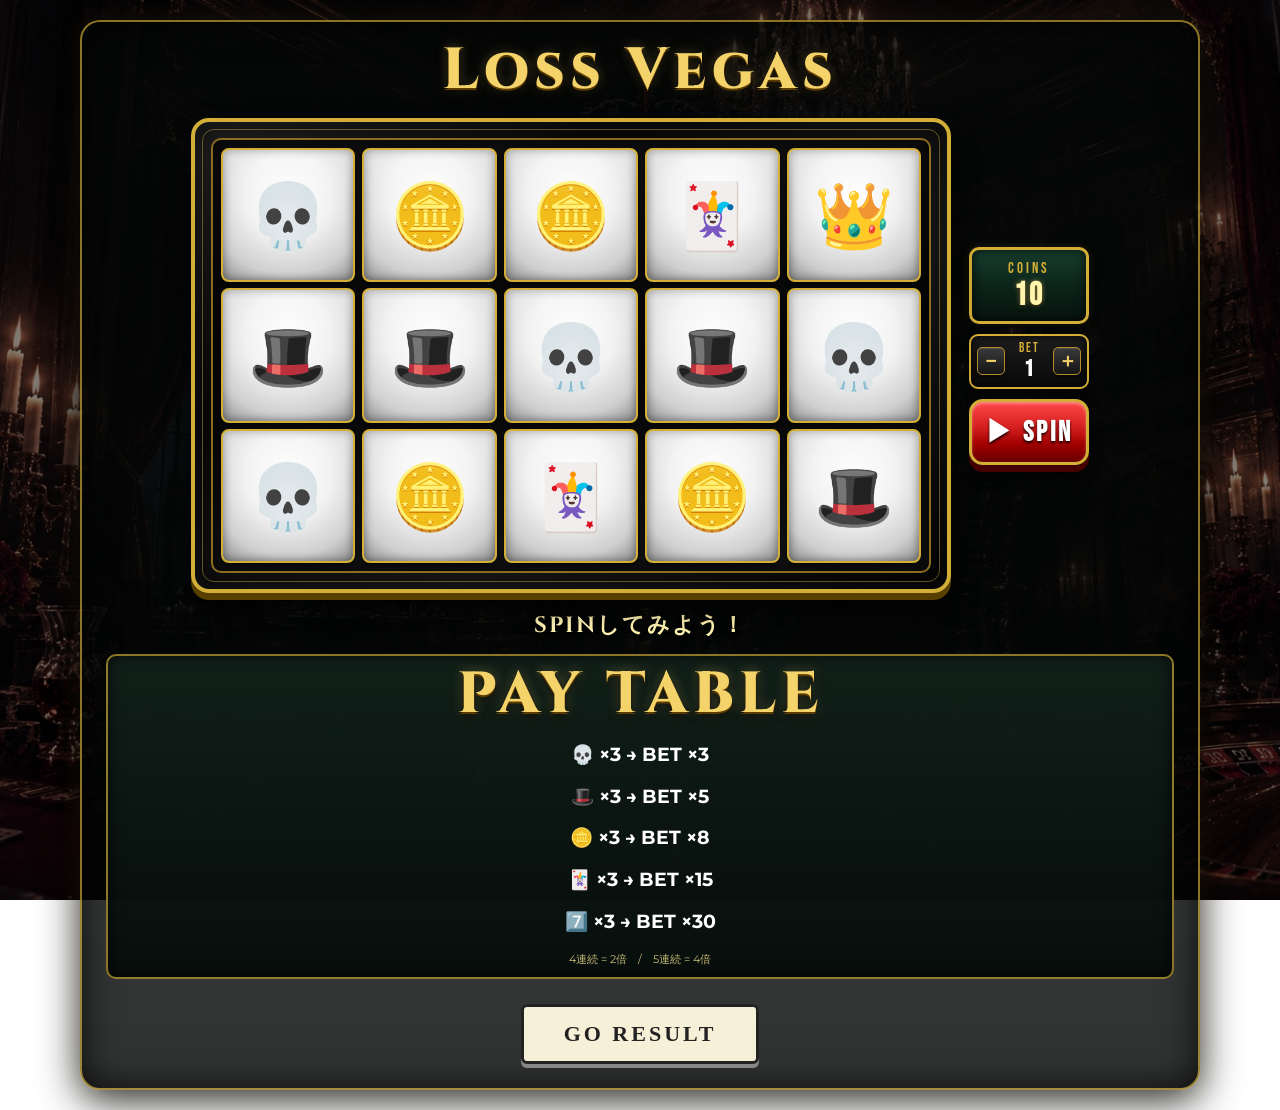
<file: index.html>
<!DOCTYPE html>
<html lang="ja">


<head>
    <meta charset="UTF-8">

    <meta name="viewport"
          content="width=device-width, initial-scale=1.0">

    <title>Festival Slot</title>

    <link rel="stylesheet" href="style.css">
    <link rel="preconnect" href="https://fonts.googleapis.com">
    <link rel="preconnect" href="https://fonts.gstatic.com" crossorigin>
    <link href="https://fonts.googleapis.com/css2?family=Bebas+Neue&family=Cinzel:wght@600;700;800&family=Montserrat:wght@500;600;700;800&display=swap" rel="stylesheet">
</head>

<body>

    <main class="game">

        <!-- =========================
             タイトル
        ========================== -->
        <h1>Loss Vegas</h1>


        <!-- =========================
             スロット ＋ 右側コントロール
        ========================== -->
        <section class="slotArea">

            <!-- スロット本体 -->
            <div class="slotMachine">

                <div class="reels">

                    <!-- 1列目 -->
                    <div class="reelColumn">
                        <div class="reel" id="reel1-1">💀</div>
                        <div class="reel" id="reel1-2">🎩</div>
                        <div class="reel" id="reel1-3">💀</div>
                    </div>

                    <!-- 2列目 -->
                    <div class="reelColumn">
                        <div class="reel" id="reel2-1">🪙</div>
                        <div class="reel" id="reel2-2">🎩</div>
                        <div class="reel" id="reel2-3">🪙</div>
                    </div>

                    <!-- 3列目 -->
                    <div class="reelColumn">
                        <div class="reel" id="reel3-1">🪙</div>
                        <div class="reel" id="reel3-2">💀</div>
                        <div class="reel" id="reel3-3">🃏</div>
                    </div>

                    <!-- 4列目 -->
                    <div class="reelColumn">
                        <div class="reel" id="reel4-1">🃏</div>
                        <div class="reel" id="reel4-2">🎩</div>
                        <div class="reel" id="reel4-3">🪙</div>
                    </div>

                    <!-- 5列目 -->
                    <div class="reelColumn">
                        <div class="reel" id="reel5-1">👑</div>
                        <div class="reel" id="reel5-2">💀</div>
                        <div class="reel" id="reel5-3">🎩</div>
                    </div>

                </div>


                <!-- 当たりライン表示 -->
                <svg
                    id="paylineLayer"
                    class="paylineLayer">
                </svg>

            </div>


            <!-- =========================
                 右側コントロール
            ========================== -->
            <div class="sideControl">


                <!-- COINS -->
                <div class="sideCoins">

                    <span>COINS</span>

                    <!-- JSが使うCOINS -->
                    <strong id="coins">50</strong>

                </div>


                <!-- BET -->
                <section class="betControls">

                    <button
                        id="betMinus"
                        type="button">
                        −
                    </button>


                    <div>

                        BET

                        <!-- 画面に表示するBET -->
                        <strong id="betControlValue">
                            3
                        </strong>

                        <!--
                            JS用のBET
                            画面には表示しない
                        -->
                        <span
                            id="bet"
                            style="display: none;">
                            3
                        </span>

                    </div>


                    <button
                        id="betPlus"
                        type="button">
                        ＋
                    </button>

                </section>


                <!-- SPIN -->
                <button
                    id="spinButton"
                    type="button">
                    ▶ SPIN
                </button>

            </div>

        </section>


        <!-- =========================
             結果表示
        ========================== -->
        <div
            id="result"
            class="result">
            SPINしてみよう！
        </div>


        <!-- =========================
             PAY TABLE
        ========================== -->
        <section class="payout">

            <h1>PAY TABLE</h1>

            <h3>💀 ×3 → BET ×3</h3>

            <h3>🎩 ×3 → BET ×5</h3>

            <h3>🪙 ×3 → BET ×8</h3>

            <h3>🃏 ×3 → BET ×15</h3>

            <h3>7️⃣ ×3 → BET ×30</h3>

            <small>
                4連続 = 2倍　/　5連続 = 4倍
            </small>

        </section>

    


    <!-- =========================
         JavaScript
    ========================== -->
        <script src="script.js"></script>



        <div class="result-area">
            <button id="go-result-button" onclick="goToResult()">
                GO RESULT
            </button>
        </div>
    </main>
</body>

</html>
</file>
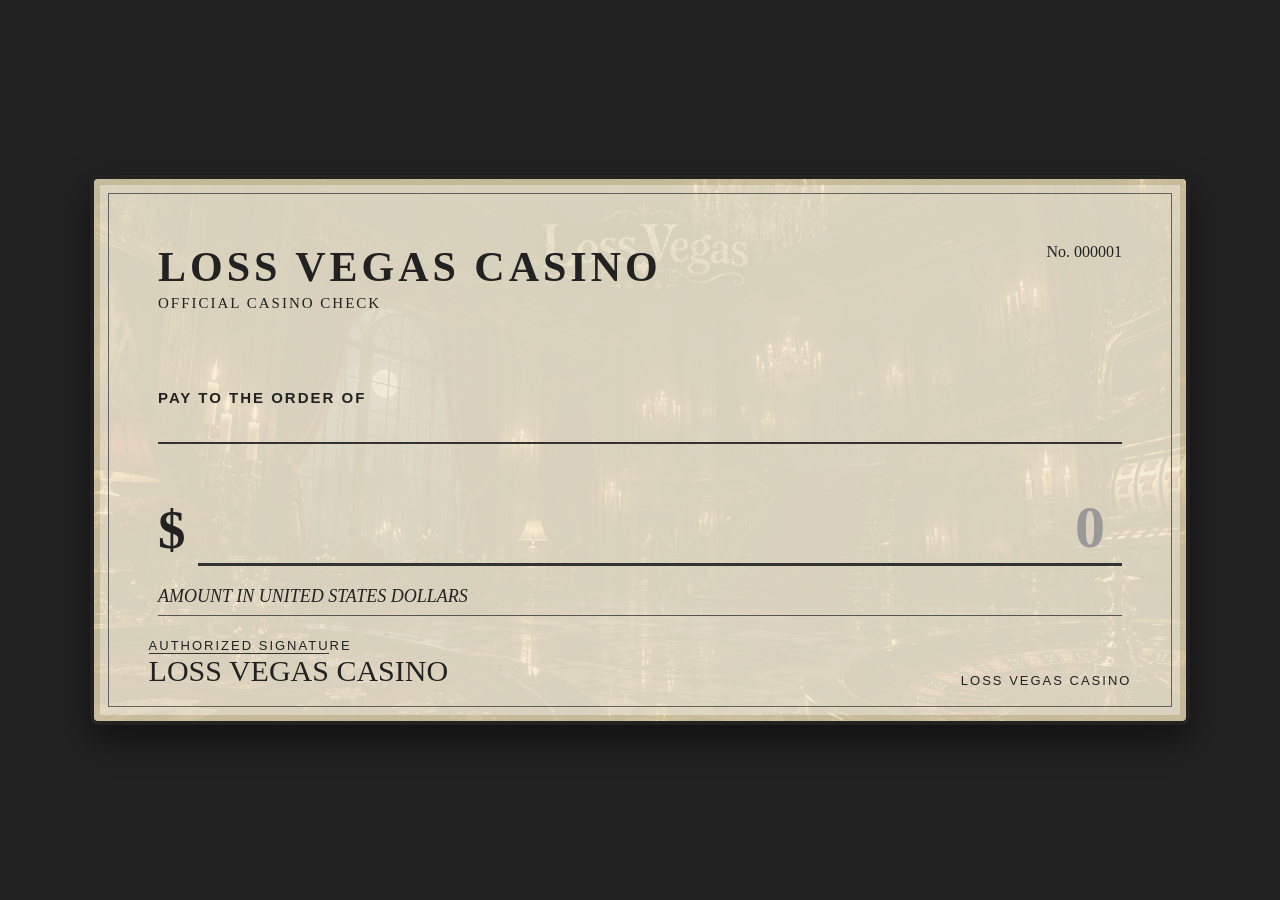
<file: check.html>
<!DOCTYPE html>
<html lang="ja">
<head>
<meta charset="UTF-8">
<meta name="viewport" content="width=device-width, initial-scale=1.0">

<title>Festival Check</title>

<style>

* {
  box-sizing: border-box;
}

body {
  margin: 0;
  min-height: 100vh;

  background: #222;

  display: flex;
  justify-content: center;
  align-items: center;

  font-family: Georgia, "Times New Roman", serif;
}


/* =========================
   小切手
========================= */

.check {

  width: min(94vw, 1100px);

  aspect-ratio: 2 / 1;

  position: relative;

  overflow: hidden;

  background: #f7f0d8;

  border: 4px solid #222;

  border-radius: 8px;

  box-shadow:
    0 15px 35px rgba(0,0,0,0.5),
    inset 0 0 0 6px #e1d5ae;

  padding: 5%;

  color: #222;
}


/* =========================
   bg.jpgを透かしで配置
========================= */

.check::before {

  content: "";

  position: absolute;

  inset: 0;

  background-image: url("bg.jpg");

  background-size: cover;

  background-position: center;

  background-repeat: no-repeat;

  opacity: 0.13;

  z-index: 0;

  pointer-events: none;
}


/* =========================
   小切手の枠
========================= */

.check::after {

  content: "";

  position: absolute;

  inset: 14px;

  border: 1px solid rgba(50,50,50,0.7);

  pointer-events: none;

  z-index: 3;
}


/* =========================
   全コンテンツを前面へ
========================= */

.check > * {

  position: relative;

  z-index: 2;
}


/* =========================
   ヘッダー
========================= */

.check-header {

  display: flex;

  justify-content: space-between;

  align-items: flex-start;
}

.title {

  font-size: clamp(20px, 4vw, 42px);

  font-weight: bold;

  letter-spacing: 4px;
}

.subtitle {

  font-size: clamp(9px, 1.5vw, 15px);

  letter-spacing: 2px;

  margin-top: 4px;
}

.number {

  text-align: right;

  font-size: clamp(10px, 1.6vw, 16px);
}


/* =========================
   支払先
========================= */

.pay-to {

  margin-top: 8%;
}

.label {

  font-family: Arial, sans-serif;

  font-size: clamp(9px, 1.5vw, 15px);

  font-weight: bold;

  letter-spacing: 2px;
}

.name-line {

  border-bottom: 2px solid #333;

  height: 35px;

  margin-top: 3px;
}


/* =========================
   金額
========================= */

.amount-area {

  margin-top: 5%;

  display: flex;

  align-items: center;

  gap: 12px;
}

.yen {

  font-size: clamp(24px, 5vw, 55px);

  font-weight: bold;
}

.amount-input {

  flex: 1;

  background: transparent;

  border: none;

  border-bottom: 3px solid #333;

  outline: none;

  font-family: Georgia, "Times New Roman", serif;

  font-size: clamp(25px, 5vw, 60px);

  font-weight: bold;

  text-align: right;

  color: #222;
}

.amount-input::placeholder {

  color: #999;
}


/* =========================
   金額の文字
========================= */

.amount-words {

  margin-top: 2%;

  border-bottom: 1px solid #555;

  height: 30px;

  font-size: clamp(10px, 1.7vw, 18px);

  font-style: italic;
}


/* =========================
   フッター
========================= */

.check-footer {

  position: absolute;

  left: 5%;

  right: 5%;

  bottom: 6%;

  display: flex;

  justify-content: space-between;

  align-items: end;
}

.signature {

  font-family: "Brush Script MT", cursive;

  font-size: clamp(16px, 3vw, 30px);
}

.signature-line {

  border-bottom: 1px solid #333;

  width: 180px;
}

.currency {

  font-family: Arial, sans-serif;

  font-size: clamp(8px, 1.2vw, 13px);

  letter-spacing: 2px;
}

</style>
</head>


<body>


<div class="check">


  <!-- ヘッダー -->

  <div class="check-header">

    <div>

      <div class="title">
        LOSS VEGAS CASINO
      </div>

      <div class="subtitle">
        OFFICIAL CASINO CHECK
      </div>

    </div>


    <div class="number">
      No. 000001
    </div>

  </div>


  <!-- 支払先 -->

  <div class="pay-to">

    <div class="label">
      PAY TO THE ORDER OF
    </div>

    <div class="name-line"></div>

  </div>


  <!-- 金額 -->

  <div class="amount-area">

    <div class="yen">
      $
    </div>

    <input
      class="amount-input"
      type="number"
      inputmode="numeric"
      placeholder="0"
      min="0"
    >

  </div>


  <!-- 金額説明 -->

  <div class="amount-words">
    AMOUNT IN UNITED STATES DOLLARS
  </div>


  <!-- フッター -->

  <div class="check-footer">

    <div>

      <div class="currency">
        AUTHORIZED SIGNATURE
      </div>

      <div class="signature-line"></div>

      <div class="signature">
        LOSS VEGAS CASINO
      </div>

    </div>


    <div class="currency">
      LOSS VEGAS CASINO
    </div>

  </div>


</div>
<script>
    const params = new URLSearchParams(window.location.search);
    const amount = params.get("amount");

    if (amount !== null) {
        document.querySelector(".amount-input").value = amount;
    }
</script>


</body>
</html>
</file>
<file: style.css>
/* =========================================================
   FESTIVAL SLOT
   Luxury Casino Style
   ========================================================= */


/* =========================================================
   Google Fonts
   ========================================================= */

@import url('https://fonts.googleapis.com/css2?family=Bebas+Neue&family=Cinzel:wght@600;700;800&family=Montserrat:wght@500;600;700;800&display=swap');


/* =========================================================
   RESET
   ========================================================= */

* {
    box-sizing: border-box;
}

html,
body {
    margin: 0;
    padding: 0;
    width: 100%;
    min-height: 100%;
}


/* =========================================================
   BODY
   ========================================================= */

body {
    min-height: 100vh;

    /* あなたが送ってくれた背景画像 */
    background-image:
        linear-gradient(
            rgba(0, 0, 0, 0.42),
            rgba(0, 0, 0, 0.55)
        ),
        url("bg.jpg");

    background-size: cover;
    background-position: center center;
    background-repeat: no-repeat;
    background-attachment: fixed;

    color: white;

    font-family: "Montserrat", Arial, sans-serif;

    overflow-x: hidden;
}


/* =========================================================
   GAME CONTAINER
   ========================================================= */

.game {
    position: relative;
    z-index: 1;

    width: min(1120px, 94vw);

    margin: 20px auto;
    padding: 20px 24px 24px;

    text-align: center;

    background:
        linear-gradient(
            rgba(5, 8, 7, 0.72),
            rgba(2, 5, 4, 0.82)
        );

    border: 2px solid rgba(212, 175, 55, 0.65);

    border-radius: 20px;

    box-shadow:
        0 10px 40px rgba(0, 0, 0, 0.85),
        inset 0 0 35px rgba(0, 0, 0, 0.8),
        0 0 25px rgba(212, 175, 55, 0.12);
}


/* =========================================================
   TITLE
   ========================================================= */

.game h1 {
    margin: 0 0 18px;

    font-family: "Cinzel", Georgia, serif;

    font-size: clamp(32px, 5vw, 58px);

    font-weight: 800;

    letter-spacing: 5px;

    color: #f5d36b;

    text-shadow:
        0 2px 0 #5c3b00,
        0 4px 8px rgba(0, 0, 0, 0.95),
        0 0 12px rgba(245, 211, 107, 0.35);

    line-height: 1;
}


/* =========================================================
   SLOT AREA
   ========================================================= */

.slotArea {
    width: 100%;

    display: flex;

    justify-content: center;
    align-items: center;

    gap: 18px;
}


/* =========================================================
   SLOT MACHINE
   ========================================================= */

.slotMachine {
    position: relative;

    width: min(760px, 78vw);

    padding: 16px;

    background:
        linear-gradient(
            145deg,
            #252525 0%,
            #090909 30%,
            #1a1a1a 65%,
            #050505 100%
        );

    border: 4px solid #d4af37;

    border-radius: 18px;

    box-shadow:
        0 7px 0 #5a4000,
        0 12px 25px rgba(0, 0, 0, 0.9),
        inset 0 0 15px rgba(255, 255, 255, 0.06),
        inset 0 0 35px rgba(0, 0, 0, 0.95);
}


/* =========================================================
   GOLD INNER FRAME
   ========================================================= */

.slotMachine::before {
    content: "";

    position: absolute;

    inset: 7px;

    border: 1px solid rgba(255, 220, 100, 0.35);

    border-radius: 12px;

    pointer-events: none;

    z-index: 5;
}


/* =========================================================
   REELS AREA
   ========================================================= */

.reels {
    position: relative;

    display: grid;

    grid-template-columns:
        repeat(5, 1fr);

    gap: 7px;

    width: 100%;

    padding: 8px;

    background:
        linear-gradient(
            180deg,
            #111 0%,
            #050505 50%,
            #151515 100%
        );

    border: 2px solid #8d6b1f;

    border-radius: 10px;

    box-shadow:
        inset 0 0 20px rgba(0, 0, 0, 0.95);
}


/* =========================================================
   REEL COLUMN
   ========================================================= */

.reelColumn {
    display: flex;

    flex-direction: column;

    gap: 6px;

    min-width: 0;
}


/* =========================================================
   INDIVIDUAL REEL
   ========================================================= */

.reel {
    position: relative;

    display: flex;

    justify-content: center;
    align-items: center;

    width: 100%;

    aspect-ratio: 1 / 1;

    min-height: 0;

    background:
        radial-gradient(
            circle at 50% 35%,
            #ffffff 0%,
            #f2f2f2 40%,
            #cfcfcf 75%,
            #929292 100%
        );

    border: 2px solid #d4af37;

    border-radius: 8px;

    color: #111;

    font-size: clamp(32px, 5vw, 65px);

    line-height: 1;

    text-align: center;

    overflow: hidden;

    box-shadow:
        inset 0 0 10px rgba(0, 0, 0, 0.45),
        0 2px 5px rgba(0, 0, 0, 0.8);
}


/* =========================================================
   REEL HIGHLIGHT
   ========================================================= */

.reel::after {
    content: "";

    position: absolute;

    top: 0;
    left: 0;

    width: 100%;
    height: 35%;

    background:
        linear-gradient(
            rgba(255, 255, 255, 0.3),
            rgba(255, 255, 255, 0)
        );

    pointer-events: none;
}


/* =========================================================
   PAYLINE SVG
   ========================================================= */

.paylineLayer {
    position: absolute;

    inset: 0;

    width: 100%;
    height: 100%;

    pointer-events: none;

    z-index: 10;

    overflow: visible;
}


/* =========================================================
   PAYLINE STYLE
   ========================================================= */

.paylineLayer polyline {
    fill: none;

    stroke: #ffd700;

    stroke-width: 5;

    stroke-linecap: round;
    stroke-linejoin: round;

    filter:
        drop-shadow(0 0 4px #fff)
        drop-shadow(0 0 8px #ffd700);

    animation: paylineFlash 0.7s ease-in-out infinite alternate;
}


@keyframes paylineFlash {
    from {
        opacity: 0.65;
    }

    to {
        opacity: 1;
    }
}


/* =========================================================
   SIDE CONTROL
   ========================================================= */

.sideControl {
    display: flex;

    flex-direction: column;

    justify-content: center;
    align-items: center;

    gap: 10px;

    flex-shrink: 0;
}


/* =========================================================
   COINS BOX
   ========================================================= */

.sideCoins {
    width: 120px;

    padding: 9px 8px;

    background:
        linear-gradient(
            180deg,
            #173e2f 0%,
            #0c241a 50%,
            #06120d 100%
        );

    border: 3px solid #d4af37;

    border-radius: 10px;

    box-shadow:
        0 4px 8px rgba(0, 0, 0, 0.7),
        inset 0 0 10px rgba(0, 0, 0, 0.8),
        0 0 8px rgba(212, 175, 55, 0.15);

    text-align: center;
}


.sideCoins span {
    display: block;

    font-family: "Bebas Neue", sans-serif;

    color: #d4af37;

    font-size: 15px;

    letter-spacing: 3px;
}


.sideCoins strong {
    display: block;

    margin-top: 2px;

    font-family: "Bebas Neue", sans-serif;

    color: #fff3ae;

    font-size: 32px;

    line-height: 1;

    letter-spacing: 2px;

    text-shadow:
        0 0 5px rgba(255, 215, 100, 0.5),
        0 2px 3px rgba(0, 0, 0, 0.9);
}


/* =========================================================
   BET CONTROL
   ========================================================= */

.betControls {
    width: 120px;

    padding: 6px;

    display: flex;

    justify-content: space-between;
    align-items: center;

    background:
        linear-gradient(
            180deg,
            #1d1d1d,
            #090909
        );

    border: 2px solid #d4af37;

    border-radius: 9px;

    box-shadow:
        inset 0 0 8px rgba(0, 0, 0, 0.9),
        0 3px 7px rgba(0, 0, 0, 0.7);
}


.betControls div {
    color: #d4af37;

    font-family: "Bebas Neue", sans-serif;

    font-size: 13px;

    letter-spacing: 2px;

    line-height: 1;

    text-align: center;
}


.betControls strong {
    display: block;

    margin-top: 3px;

    color: white;

    font-family: "Bebas Neue", sans-serif;

    font-size: 23px;

    letter-spacing: 1px;
}


/* =========================================================
   BET + / -
   ========================================================= */

.betControls button {
    width: 28px;
    height: 28px;

    padding: 0;

    border: 1px solid #b58c27;

    border-radius: 5px;

    background:
        linear-gradient(
            180deg,
            #3a3a3a,
            #151515
        );

    color: #f5d36b;

    font-size: 19px;

    font-weight: bold;

    cursor: pointer;

    box-shadow:
        0 2px 3px rgba(0, 0, 0, 0.7),
        inset 0 1px rgba(255, 255, 255, 0.12);

    transition:
        transform 0.08s,
        background 0.1s;
}


.betControls button:hover {
    background:
        linear-gradient(
            180deg,
            #555,
            #222
        );
}


.betControls button:active {
    transform: translateY(2px);
}


/* =========================================================
   SPIN BUTTON
   ========================================================= */

#spinButton {
    position: relative;

    width: 120px;
    height: 66px;

    border: 3px solid #d4af37;

    border-radius: 14px;

    background:
        linear-gradient(
            180deg,
            #ff4747 0%,
            #d51f1f 42%,
            #a30000 70%,
            #680000 100%
        );

    color: white;

    font-family: "Bebas Neue", sans-serif;

    font-size: 28px;

    font-weight: bold;

    letter-spacing: 3px;

    text-shadow:
        0 2px 3px rgba(0, 0, 0, 0.9);

    cursor: pointer;

    box-shadow:
        0 7px 0 #450000,
        0 10px 13px rgba(0, 0, 0, 0.8),
        inset 0 2px 3px rgba(255, 255, 255, 0.35);

    transition:
        transform 0.08s,
        box-shadow 0.08s,
        filter 0.15s;
}


#spinButton:hover {
    filter: brightness(1.12);

    box-shadow:
        0 7px 0 #450000,
        0 12px 18px rgba(0, 0, 0, 0.85),
        0 0 15px rgba(255, 50, 50, 0.35),
        inset 0 2px 3px rgba(255, 255, 255, 0.4);
}


#spinButton:active {
    transform: translateY(6px);

    box-shadow:
        0 1px 0 #450000,
        0 4px 6px rgba(0, 0, 0, 0.8),
        inset 0 2px 4px rgba(0, 0, 0, 0.3);
}


#spinButton:disabled {
    opacity: 0.45;

    cursor: not-allowed;

    filter: grayscale(0.5);

    transform: none;
}


/* =========================================================
   RESULT
   ========================================================= */

.result {
    min-height: 38px;

    margin: 13px 0 10px;

    display: flex;

    justify-content: center;
    align-items: center;

    color: #fff2b0;

    font-family: "Cinzel", Georgia, serif;

    font-size: clamp(15px, 2vw, 22px);

    font-weight: 700;

    letter-spacing: 2px;

    text-shadow:
        0 2px 5px rgba(0, 0, 0, 0.9);
}


/* =========================================================
   COIN JUMP
   ========================================================= */

.coin-jump {
    animation: coinJump 0.5s ease;
}


@keyframes coinJump {
    0% {
        transform: scale(1);
    }

    35% {
        transform: scale(1.35);
    }

    60% {
        transform: scale(0.95);
    }

    100% {
        transform: scale(1);
    }
}


/* =========================================================
   GAME CLEAR
   ========================================================= */

.gameClear {
    color: #ffd700;

    font-family: "Cinzel", Georgia, serif;

    font-size: clamp(24px, 4vw, 42px);

    font-weight: 800;

    letter-spacing: 3px;

    text-shadow:
        0 0 5px white,
        0 0 12px #ffd700,
        0 0 25px #ff9800;

    animation:
        clearFlash 0.8s infinite alternate;
}


@keyframes clearFlash {
    from {
        transform: scale(1);
    }

    to {
        transform: scale(1.06);
    }
}


/* =========================================================
   PAY TABLE
   ========================================================= */

.payout {
    width: 100%;

    margin-top: 8px;

    padding: 10px 14px;

    background:
        linear-gradient(
            180deg,
            rgba(19, 35, 28, 0.9),
            rgba(5, 12, 9, 0.95)
        );

    border: 2px solid rgba(212, 175, 55, 0.65);

    border-radius: 10px;

    box-shadow:
        inset 0 0 15px rgba(0, 0, 0, 0.7);
}


.payout h2 {
    margin: 0 0 6px;

    color: #d4af37;

    font-family: "Cinzel", Georgia, serif;

    font-size: 18px;

    font-weight: 800;

    letter-spacing: 3px;

    text-shadow:
        0 2px 4px rgba(0, 0, 0, 0.9);
}


.payout p {
    display: inline-block;

    margin: 2px 8px;

    color: #eee;

    font-family: "Montserrat", sans-serif;

    font-size: 13px;

    font-weight: 600;
}


.payout small {
    display: block;

    margin-top: 4px;

    color: #c9b978;

    font-family: "Montserrat", sans-serif;

    font-size: 11px;
}


/* =========================================================
   MOBILE LANDSCAPE
   ========================================================= */

@media (max-width: 700px) and (orientation: landscape) {

    body {
        height: 100vh;

        min-height: 100vh;

        overflow: hidden;

        background-attachment: scroll;
    }


    .game {
        width: 100%;
        height: 100vh;

        margin: 0;

        padding: 5px 8px;

        display: flex;

        flex-direction: column;

        justify-content: center;
        align-items: center;

        border: none;

        border-radius: 0;

        background:
            rgba(0, 0, 0, 0.45);
    }


    .game h1 {
        font-size: 22px;

        letter-spacing: 3px;

        margin: 0 0 5px;
    }


    .slotArea {
        gap: 7px;

        width: 100%;
    }


    .slotMachine {
        width: min(79vw, 470px);

        padding: 8px;

        border-width: 3px;

        border-radius: 12px;
    }


    .reels {
        gap: 4px;

        padding: 4px;
    }


    .reelColumn {
        gap: 4px;
    }


    .reel {
        font-size: clamp(24px, 7vw, 42px);

        border-width: 1px;

        border-radius: 5px;
    }


    .sideControl {
        gap: 5px;
    }


    .sideCoins {
        width: 82px;

        padding: 4px;

        border-width: 2px;
    }


    .sideCoins span {
        font-size: 9px;

        letter-spacing: 2px;
    }


    .sideCoins strong {
        font-size: 20px;
    }


    .betControls {
        width: 82px;

        padding: 3px;

        border-width: 1px;
    }


    .betControls button {
        width: 21px;
        height: 21px;

        font-size: 14px;
    }


    .betControls div {
        font-size: 8px;

        letter-spacing: 1px;
    }


    .betControls strong {
        font-size: 16px;
    }


    #spinButton {
        width: 82px;
        height: 47px;

        border-width: 2px;

        border-radius: 9px;

        font-size: 18px;

        letter-spacing: 2px;

        box-shadow:
            0 4px 0 #450000,
            0 6px 8px rgba(0, 0, 0, 0.75);
    }


    #spinButton:active {
        transform: translateY(4px);

        box-shadow:
            0 1px 0 #450000,
            0 3px 5px rgba(0, 0, 0, 0.7);
    }


    .result {
        min-height: 24px;

        margin: 3px 0;

        font-size: 12px;

        letter-spacing: 1px;
    }


    .payout {
        margin-top: 2px;

        padding: 4px 7px;

        border-width: 1px;
    }


    .payout h2 {
        font-size: 11px;

        letter-spacing: 2px;

        margin: 0 0 2px;
    }


    .payout p {
        margin: 0 4px;

        font-size: 8px;
    }


    .payout small {
        margin-top: 2px;

        font-size: 7px;
    }
}


/* =========================================================
   PORTRAIT MODE
   ========================================================= */

@media (max-width: 700px) and (orientation: portrait) {

    body {
        min-height: 100vh;

        overflow: hidden;
    }


    .game {
        display: none;
    }


    body::before {
        content:
            "📱\A\A"
            "スマートフォンを横向きにしてください"
            "\A\A"
            "↻  LANDSCAPE MODE";

        white-space: pre;

        position: fixed;

        inset: 0;

        display: flex;

        justify-content: center;
        align-items: center;

        padding: 30px;

        background:
            radial-gradient(
                ellipse at center,
                #35150f 0%,
                #100807 55%,
                #020202 100%
            );

        color: #f5d36b;

        font-family: "Cinzel", Georgia, serif;

        font-size: 21px;

        font-weight: 700;

        line-height: 1.8;

        letter-spacing: 1px;

        text-align: center;

        text-shadow:
            0 2px 5px rgba(0, 0, 0, 0.9),
            0 0 12px rgba(245, 211, 107, 0.3);

        z-index: 9999;
    }
}


/* =========================================================
   VERY SMALL LANDSCAPE
   ========================================================= */

@media (max-height: 430px) and (orientation: landscape) {

    .game h1 {
        font-size: 18px;

        margin-bottom: 3px;
    }


    .slotMachine {
        padding: 6px;
    }


    .result {
        min-height: 18px;

        margin: 1px 0;

        font-size: 10px;
    }


    .payout {
        padding: 2px 5px;
    }


    .payout h2 {
        font-size: 9px;
    }


    .payout p {
        font-size: 7px;
    }


    .payout small {
        font-size: 6px;
    }
}
/* =========================================================
   REEL SPINNING EFFECT
   ========================================================= */

.reel.spinning {
    animation: reelSpin 0.12s linear infinite;

    filter: blur(2px);

    transform: translateY(0);
}


@keyframes reelSpin {

    0% {
        transform: translateY(-12px);
        filter: blur(3px);
    }

    25% {
        transform: translateY(8px);
        filter: blur(4px);
    }

    50% {
        transform: translateY(-8px);
        filter: blur(3px);
    }

    75% {
        transform: translateY(10px);
        filter: blur(4px);
    }

    100% {
        transform: translateY(-12px);
        filter: blur(3px);
    }
}
/* =========================================================
   WINNING PAYLINE
   ========================================================= */

.paylineLayer {
    position: absolute;

    top: 0;
    left: 0;

    width: 100%;
    height: 100%;

    pointer-events: none;

    z-index: 100;

    overflow: visible;
}


.paylineLayer .payline {
    fill: none;

    stroke: #ffd700;

    stroke-width: 6;

    stroke-linecap: round;

    stroke-linejoin: round;

    opacity: 1;

    filter:
        drop-shadow(0 0 3px #ffffff)
        drop-shadow(0 0 7px #ffd700)
        drop-shadow(0 0 14px rgba(255, 180, 0, 0.8));

    animation:
        paylineGlow 0.55s ease-in-out infinite alternate;
}


@keyframes paylineGlow {

    from {
        opacity: 0.65;
        stroke-width: 5;
    }

    to {
        opacity: 1;
        stroke-width: 8;
    }
}
/* =========================
   当たりライン
========================= */

.slotMachine {
    position: relative;
}

.paylineLayer {
    position: absolute;
    top: 0;
    left: 0;

    width: 100%;
    height: 100%;

    z-index: 9999;
    pointer-events: none;

    overflow: visible;
}
/* =========================
   滑らかな当たりライン
========================= */

.slotMachine {
    position: relative;
}

.paylineLayer {
    position: absolute;
    inset: 0;
    width: 100%;
    height: 100%;

    z-index: 9999;
    pointer-events: none;
    overflow: visible;
}

.paylineLayer .payline {
    fill: none !important;

    stroke: #ffd700 !important;
    stroke-width: 7 !important;

    stroke-linecap: round;
    stroke-linejoin: round;

    visibility: visible !important;

    filter:
        drop-shadow(0 0 3px #fff)
        drop-shadow(0 0 7px #ffd700)
        drop-shadow(0 0 15px #ff9800);

    /*
       JSが設定する値を無効化
    */
    stroke-dasharray: none !important;
    stroke-dashoffset: 0 !important;

    /*
       滑らかに表示
    */
    opacity: 0;

    animation:
        paylineAppear 0.45s cubic-bezier(0.22, 1, 0.36, 1)
        forwards;
}

@keyframes paylineAppear {
    0% {
        opacity: 0;
        transform: scale(0.96);
        transform-origin: center;
        filter:
            drop-shadow(0 0 0 transparent);
    }

    60% {
        opacity: 1;
        transform: scale(1.01);
    }

    100% {
        opacity: 1;
        transform: scale(1);
        filter:
            drop-shadow(0 0 3px #fff)
            drop-shadow(0 0 7px #ffd700)
            drop-shadow(0 0 15px #ff9800);
    }
}

@keyframes paylineAppear {
    0% {
        opacity: 0;
    }

    30% {
        opacity: 0.4;
    }

    60% {
        opacity: 1;
    }

    100% {
        opacity: 0.9;
    }
}
/* =========================
   横向きスマホ専用
   ========================= */

@media (orientation: landscape) and (max-width: 900px) {

    .game {
        width: 200vw;
        height: 100vh;
        padding: 10px;
    }

    .slotArea {
        width: 100%;
        height: auto;
    }

    .slotMachine {
        width: 75vw;
        max-width: none;
    }

    .reel {
        font-size: 7vw;
    }

    .sideControl {
        width: 20vw;
    }

    #spinButton {
        min-height: 60px;
        font-size: 20px;
    }

    .result {
        font-size: 30px;
        min-height: 45px;
    }
}
.result-area {
  display: flex;
  justify-content: center;
  margin-top: 25px;
}

#go-result-button {
  padding: 14px 40px;

  background: #f7f0d8;
  color: #222;

  border: 3px solid #222;
  border-radius: 6px;

  font-family: Georgia, "Times New Roman", serif;
  font-size: 22px;
  font-weight: bold;

  letter-spacing: 3px;

  cursor: pointer;

  box-shadow: 0 4px 0 #888;

  transition: 0.15s;
}

#go-result-button:hover {
  transform: translateY(-2px);
}

#go-result-button:active {
  transform: translateY(2px);
  box-shadow: 0 2px 0 #888;
}
</file>
